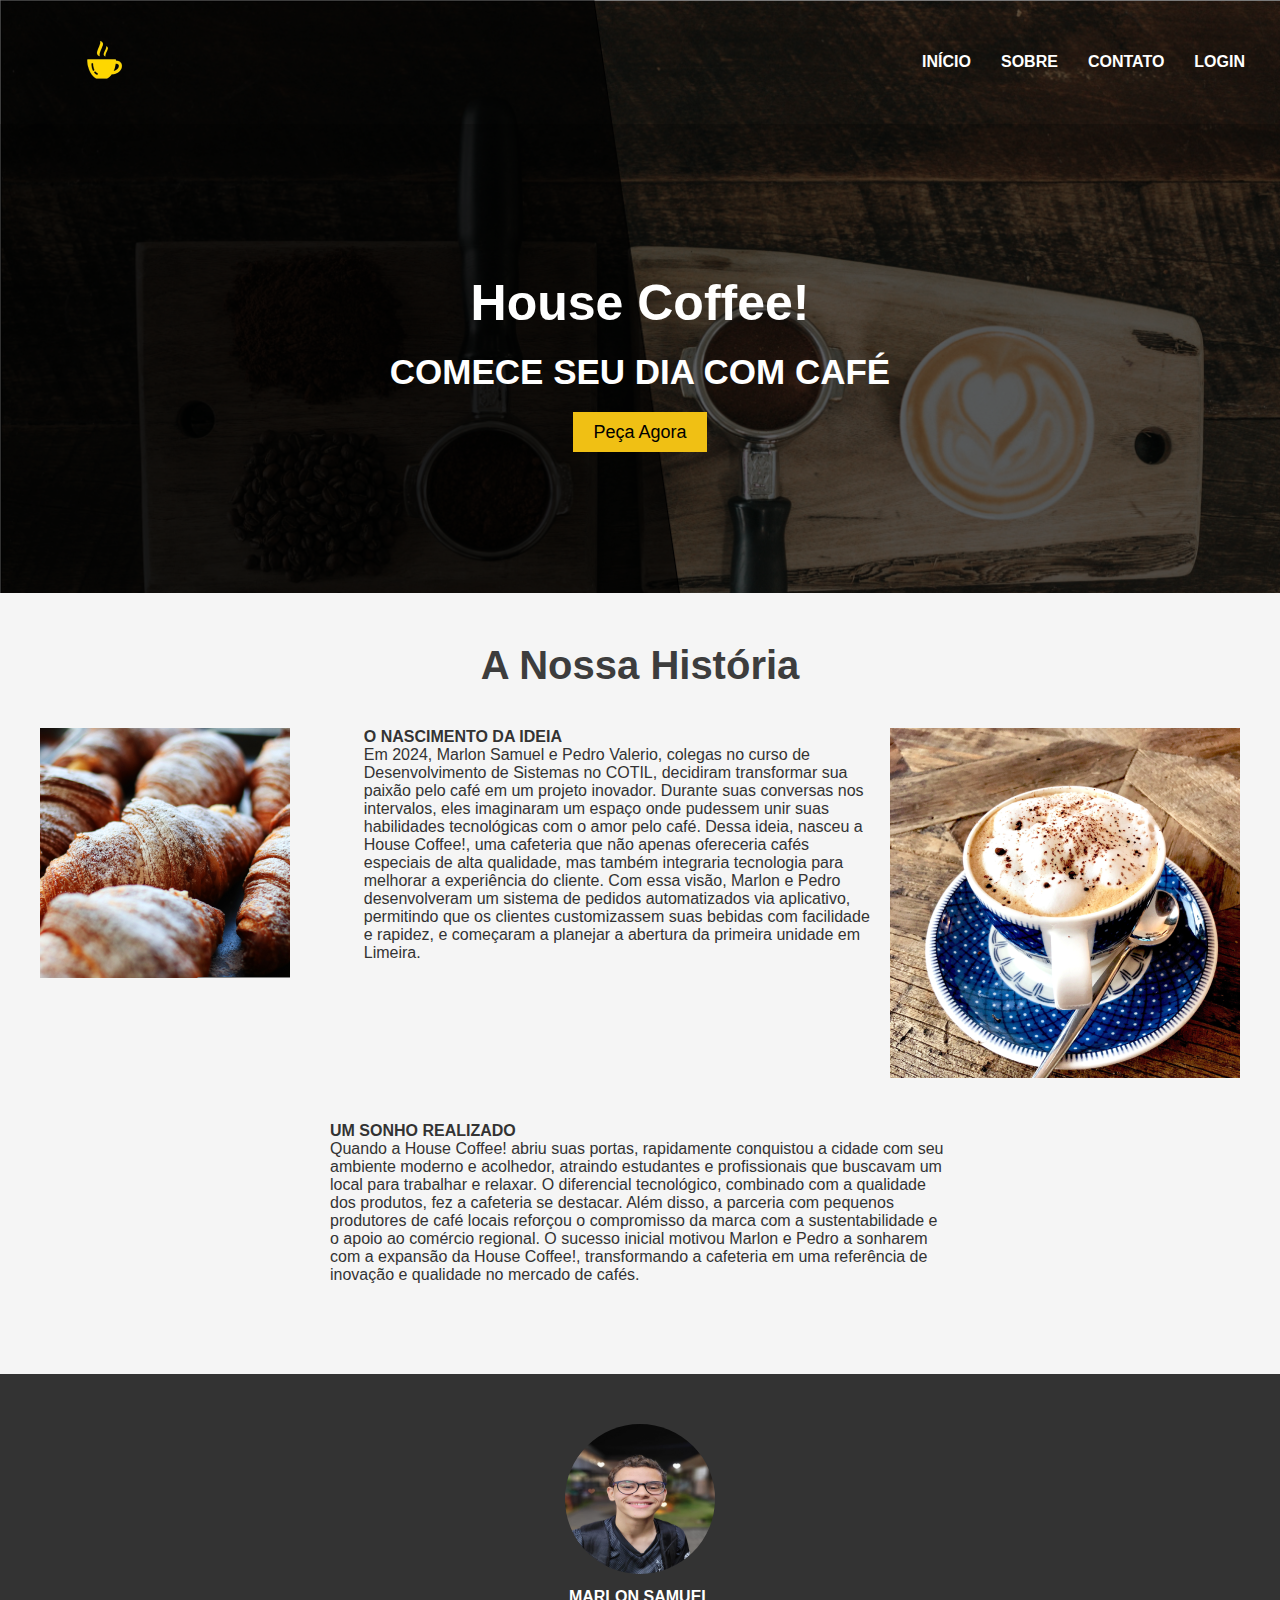
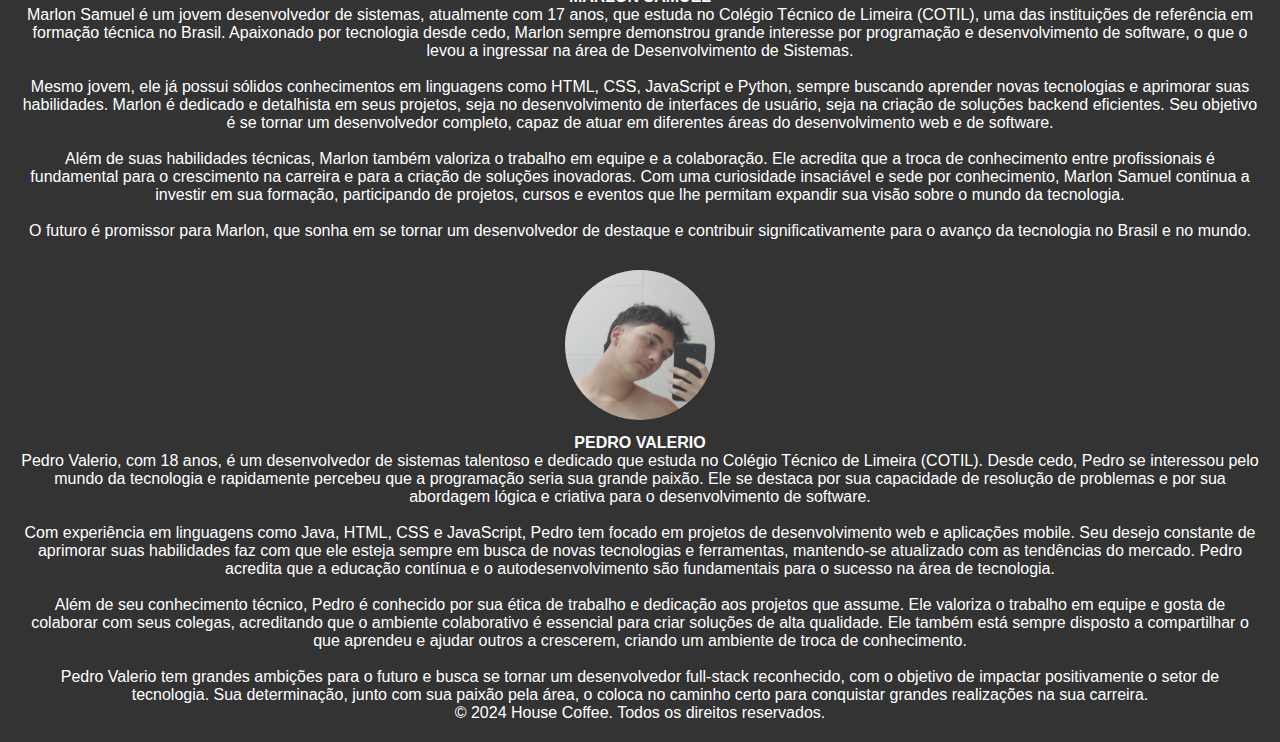
<file: index.html>
<!DOCTYPE html>
<html lang="pt-br">
<head>
    <meta charset="UTF-8">
    <meta name="viewport" content="width=device-width, initial-scale=1.0">
    <title>House Coffee! A sua casa de café</title>
    <link rel="stylesheet" href="css/style.css">
    <link rel="icon" href="img/logo_icon 1.png">
</head>
<body>
    <header>
        <div class="navbar">
            <div class="logo">
                <img src="img/logo_icon 2.png" alt="Logo do Café">
            </div>
            <nav>
                <div class="menu-toggle" id="mobile-menu">
                    <span class="bar"></span>
                    <span class="bar"></span>
                    <span class="bar"></span>
                </div>
                <ul class="nav-list">
                    <li><a href="#inicio">INÍCIO</a></li>
                    <li><a href="#sobre">SOBRE</a></li>
                    <li><a href="#contato">CONTATO</a></li>
                    <li><a href="web/login.html">LOGIN</a></li>
                </ul>
            </nav>
        </div>
        <section class="hero"  id="inicio">
            <h1>House Coffee!</h1>
            <h2>COMECE SEU DIA COM CAFÉ</h2>
            <a href="web/login.html" class="btn">Peça Agora</a>
        </section>
    </header>

    <main>
        <section class="about" id="sobre">
            <h3>A Nossa História</h3>
            <div class="history-content">
                <div class="image-container">
                    <img src="img/pão 1.png" alt="Croissants">
                </div>
                <div class="text-container">
                    <h4>O NASCIMENTO DA IDEIA</h4>
                    <p>Em 2024, Marlon Samuel e Pedro Valerio, colegas no curso de Desenvolvimento de Sistemas no COTIL, decidiram transformar sua paixão pelo café em um projeto inovador. Durante suas conversas nos intervalos, eles imaginaram um espaço onde pudessem unir suas habilidades tecnológicas com o amor pelo café. Dessa ideia, nasceu a House Coffee!, uma cafeteria que não apenas ofereceria cafés especiais de alta qualidade, mas também integraria tecnologia para melhorar a experiência do cliente. Com essa visão, Marlon e Pedro desenvolveram um sistema de pedidos automatizados via aplicativo, permitindo que os clientes customizassem suas bebidas com facilidade e rapidez, e começaram a planejar a abertura da primeira unidade em Limeira.</p>
                </div>
                <div class="image-container">
                    <img src="img/café 1.png" alt="Cappuccino">
                </div>
            </div>
        </section>

        <section class="about" id="contato">
            <div class="history-content">
                <div class="text-container">
                    <h4>UM SONHO REALIZADO</h4>
                    <p>Quando a House Coffee! abriu suas portas, rapidamente conquistou a cidade com seu ambiente moderno e acolhedor, atraindo estudantes e profissionais que buscavam um local para trabalhar e relaxar. O diferencial tecnológico, combinado com a qualidade dos produtos, fez a cafeteria se destacar. Além disso, a parceria com pequenos produtores de café locais reforçou o compromisso da marca com a sustentabilidade e o apoio ao comércio regional. O sucesso inicial motivou Marlon e Pedro a sonharem com a expansão da House Coffee!, transformando a cafeteria em uma referência de inovação e qualidade no mercado de cafés.</p>
                </div>
            </div>
        </section>
    </main>

    <footer>
        <div class="footer-content">
            <div class="text-container">
                <img src="img/Marlon.jpg" class="img-creditos">
                <h4>MARLON SAMUEL</h4>
                <p>Marlon Samuel é um jovem desenvolvedor de sistemas, atualmente com 17 anos, que estuda no Colégio Técnico de Limeira (COTIL), uma das instituições de referência em formação técnica no Brasil. Apaixonado por tecnologia desde cedo, Marlon sempre demonstrou grande interesse por programação e desenvolvimento de software, o que o levou a ingressar na área de Desenvolvimento de Sistemas. 
                <br><br>

                Mesmo jovem, ele já possui sólidos conhecimentos em linguagens como HTML, CSS, JavaScript e Python, sempre buscando aprender novas tecnologias e aprimorar suas habilidades. Marlon é dedicado e detalhista em seus projetos, seja no desenvolvimento de interfaces de usuário, seja na criação de soluções backend eficientes. Seu objetivo é se tornar um desenvolvedor completo, capaz de atuar em diferentes áreas do desenvolvimento web e de software.
                <br><br>
                    
                Além de suas habilidades técnicas, Marlon também valoriza o trabalho em equipe e a colaboração. Ele acredita que a troca de conhecimento entre profissionais é fundamental para o crescimento na carreira e para a criação de soluções inovadoras. Com uma curiosidade insaciável e sede por conhecimento, Marlon Samuel continua a investir em sua formação, participando de projetos, cursos e eventos que lhe permitam expandir sua visão sobre o mundo da tecnologia.
                <br><br>
                    
                O futuro é promissor para Marlon, que sonha em se tornar um desenvolvedor de destaque e contribuir significativamente para o avanço da tecnologia no Brasil e no mundo.</p>
            </div>
            <div class="text-container">
                <img src="img/Pedro.jpg" class="img-creditos">
                <h4>PEDRO VALERIO</h4>
                <p>Pedro Valerio, com 18 anos, é um desenvolvedor de sistemas talentoso e dedicado que estuda no Colégio Técnico de Limeira (COTIL). Desde cedo, Pedro se interessou pelo mundo da tecnologia e rapidamente percebeu que a programação seria sua grande paixão. Ele se destaca por sua capacidade de resolução de problemas e por sua abordagem lógica e criativa para o desenvolvimento de software. 
                <br><br>

                Com experiência em linguagens como Java, HTML, CSS e JavaScript, Pedro tem focado em projetos de desenvolvimento web e aplicações mobile. Seu desejo constante de aprimorar suas habilidades faz com que ele esteja sempre em busca de novas tecnologias e ferramentas, mantendo-se atualizado com as tendências do mercado. Pedro acredita que a educação contínua e o autodesenvolvimento são fundamentais para o sucesso na área de tecnologia.
                <br><br>
                    
                Além de seu conhecimento técnico, Pedro é conhecido por sua ética de trabalho e dedicação aos projetos que assume. Ele valoriza o trabalho em equipe e gosta de colaborar com seus colegas, acreditando que o ambiente colaborativo é essencial para criar soluções de alta qualidade. Ele também está sempre disposto a compartilhar o que aprendeu e ajudar outros a crescerem, criando um ambiente de troca de conhecimento.
                <br><br>
                    
                Pedro Valerio tem grandes ambições para o futuro e busca se tornar um desenvolvedor full-stack reconhecido, com o objetivo de impactar positivamente o setor de tecnologia. Sua determinação, junto com sua paixão pela área, o coloca no caminho certo para conquistar grandes realizações na sua carreira.</p>
            </div>
            <p>&copy; 2024 House Coffee. Todos os direitos reservados.</p>
        </div>
    </footer>
</body>
</html>
</file>
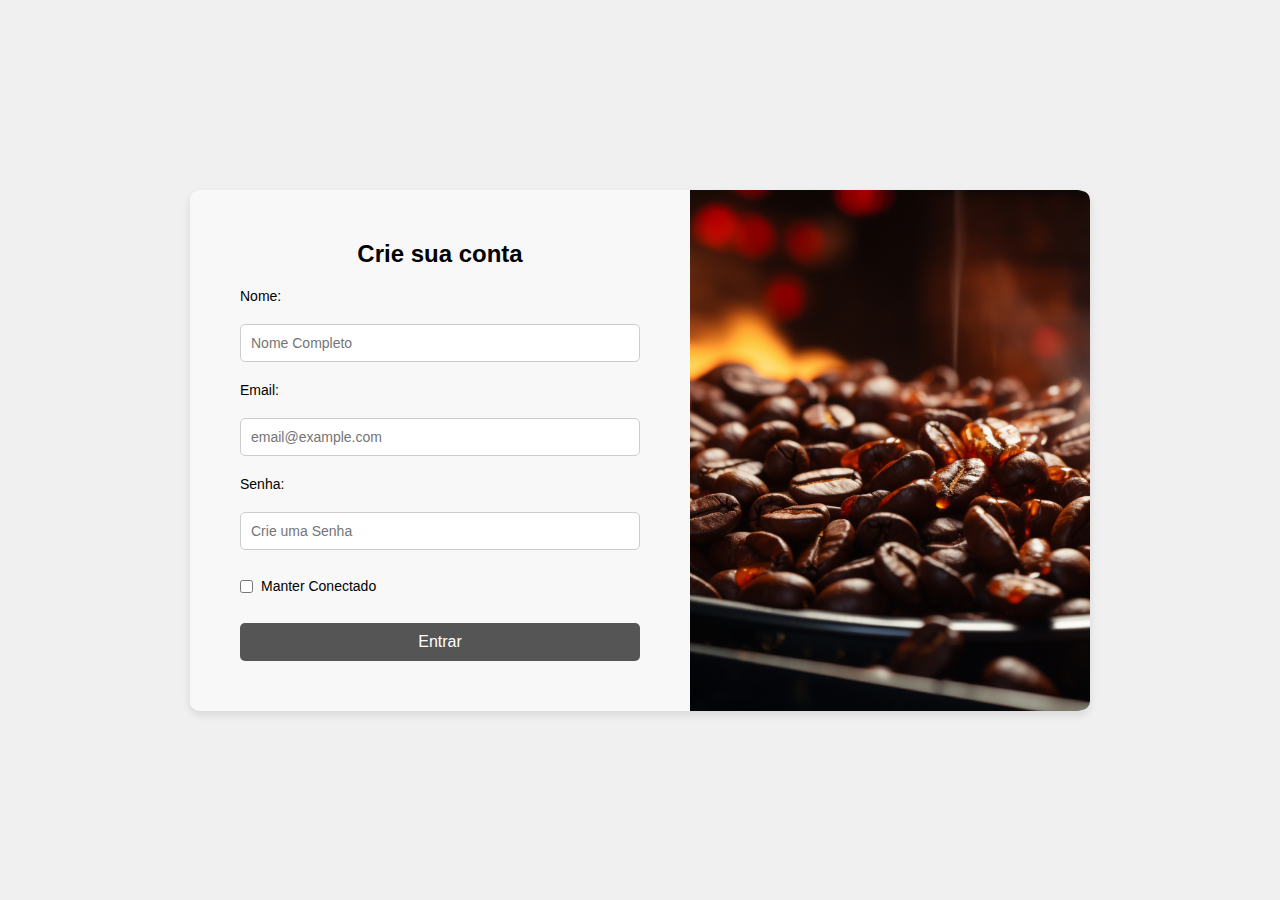
<file: web/cadastro.html>
<!DOCTYPE html>
<html lang="pt-BR">
<head>
    <meta charset="UTF-8">
    <meta name="viewport" content="width=device-width, initial-scale=1.0">
    <title>Crie sua conta conosco</title>
    <link rel="stylesheet" href="../css/style-cadastro.css">
    <link rel="icon" href="../img/logo_icon 1.png">
</head>
<body>
    <div class="container">
        <div class="left-side">
            <h2>Crie sua conta</h2>
            <form action="../web/cardapio.html">
                <label for="nome">Nome:</label>
                <input type="text" id="nome" placeholder="Nome Completo" required>

                <label for="email">Email:</label>
                <input type="email" id="email" placeholder="email@example.com" required>

                <label for="senha">Senha:</label>
                <input type="password" id="senha" placeholder="Crie uma Senha" required>

                <label>
                    <input type="checkbox" id="termos" required>
                    Manter Conectado
                </label>

                <button type="submit">Entrar</button>
            </form>
        </div>
        <div class="right-side">
            <img src="../img/cafe cadastro 1.png" alt="Café">
        </div>
    </div>
</body>
</html>
</file>
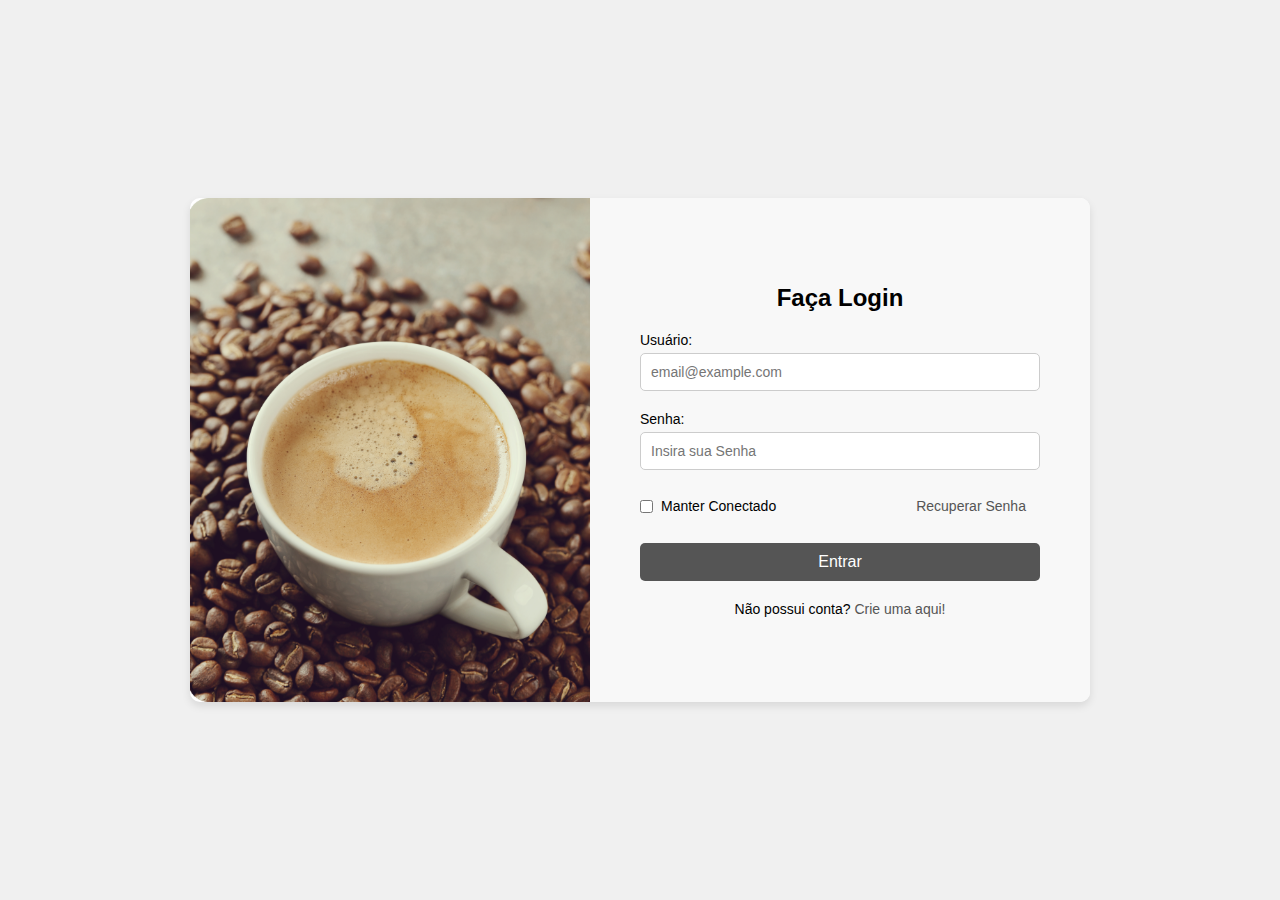
<file: web/login.html>
<!DOCTYPE html>
<html lang="pt-BR">
<head>
    <meta charset="UTF-8">
    <meta name="viewport" content="width=device-width, initial-scale=1.0">
    <title>Faça login em nossa Cafeteria</title>
    <link rel="stylesheet" href="../css/style-login.css">
    <link rel="icon" href="../img/logo_icon 1.png">
</head>
<body>
    <div class="container">
        <div class="left-side">
            <img src="../img/coffee-beans 1.png" alt="Café">
        </div>
        <div class="right-side">
            <h2>Faça Login</h2>
            <form action="../web/cardapio.html">
                <label for="usuario">Usuário:</label>
                <input type="email" id="usuario" placeholder="email@example.com" required>

                <label for="senha">Senha:</label>
                <input type="password" id="senha" placeholder="Insira sua Senha" required>

                <div class="options">
                    <input type="checkbox" id="lembrar">
                    <label for="lembrar">Manter Conectado</label>
                    <a href="#">Recuperar Senha</a>
                </div>

                <button type="submit">Entrar</button>
                <p>Não possui conta? <a href="../web/cadastro.html">Crie uma aqui!</a></p>
            </form>
        </div>
    </div>
</body>
</html>
</file>
<file: css/style.css>
* {
    margin: 0;
    padding: 0;
    box-sizing: border-box;
}

body {
    font-family: 'Arial', sans-serif;
    background-color: #f5f5f5;
    color: #333;
}

header {
    background-image: url('../img/Frame\ 2.png');
    background-size: cover;
    color: #fff;
    position: relative;
}

.navbar {
    display: flex;
    justify-content: space-between;
    align-items: center;
    padding: 20px;
    background-color: rgba(0, 0, 0, 0.5);
}

.navbar ul {
    display: flex;
    list-style: none;
}

.navbar ul li {
    margin: 0 15px;
}

.navbar ul li a {
    color: #fff;
    text-decoration: none;
    font-weight: bold;
}

.hero {
    text-align: center;
    padding: 150px 20px;
    background-color: rgba(0, 0, 0, 0.6);
}

.hero h1 {
    font-size: 50px;
    margin-bottom: 20px;
}

.hero h2 {
    font-size: 35px;
    margin-bottom: 30px;
}

.btn {
    padding: 10px 20px;
    background-color: #f0c014;
    color: #000;
    border: none;
    font-size: 18px;
    cursor: pointer;
    transition: background-color 0.3s ease;
    text-decoration: none;
}

.btn:hover {
    background-color: #ffa500;
}

main {
    padding: 50px 20px;
}

.about h3 {
    text-align: center;
    font-size: 40px;
    margin-bottom: 40px;
    color: #3d3d3d;
}

.history-content {
    display: flex;
    justify-content: space-around;
    margin-bottom: 40px;
}

.image-container {
    flex-basis: 30%;
    margin: 0 20px;
}

.text-container {
    flex-basis: 50%;
}

/* Responsividade */
@media (max-width: 768px) {
    .menu-toggle {
        display: flex; /* Exibe o botão do menu em telas menores */
    }

    .nav-list {
        display: none; /* Oculta a lista de navegação por padrão */
        flex-direction: column; /* Alinha os itens em coluna */
        align-items: center;
        width: 100%;
        position: absolute;
        top: 0; /* Alinha o menu logo abaixo do navbar */
        left: 0;
        background-color: rgb(0, 0, 0);
        z-index: 1; /* Coloca o menu acima de outros elementos */
        padding: 10px;
    }

    .nav-list li {
        margin: 10px 10px; /* Espaçamento entre os itens do menu */
        padding: 3px;
    }

    /* Mudanças para dispositivos móveis */
    .history-content {
        flex-direction: column; /* Muda para coluna em telas pequenas */
        align-items: center; /* Centraliza os itens */
    }

    .image-container,
    .text-container {
        flex-basis: 100%; /* Faz com que a imagem e o texto ocupem toda a largura */
        margin: 10px 0; /* Espaço entre a imagem e o texto */
    }

    .image-container {
        text-align: center; /* Centraliza a imagem */
    }

    .img-creditos {
        width: 100px; /* Ajuste do tamanho da imagem no rodapé */
        height: 100px;
    }
}

footer {
    background-color: #333;
    color: #fff;
    padding: 20px;
    text-align: center;
}

.img-creditos {
    width: 150px;
    height: 150px;
    border-radius: 50%;
    margin-bottom: 10px;
    margin-top: 30px;
}
</file>
<file: css/style-cadastro.css>
* {
    margin: 0;
    padding: 0;
    box-sizing: border-box;
    font-family: Arial, sans-serif;
}

body {
    background-color: #f0f0f0;
    display: flex;
    justify-content: center;
    align-items: center;
    height: 100vh;
}

.container {
    display: flex;
    background-color: #fff;
    border-radius: 10px;
    box-shadow: 0 4px 8px rgba(0, 0, 0, 0.1);
    overflow: hidden;
    max-width: 900px;
    width: 100%;
}

.left-side {
    flex: 1;
    padding: 50px;
    display: flex;
    flex-direction: column;
    justify-content: center;
    background-color: #f8f8f8;
}

.right-side {
    flex: 1;
}

.right-side img {
    width: 100%;
    height: 100%;
    object-fit: cover;
}

h2 {
    margin-bottom: 20px;
    font-size: 24px;
    text-align: center;
}

form {
    display: flex;
    flex-direction: column;
}

label {
    display: flex;
    align-items: center;
    font-size: 14px;
    margin-bottom: 20px;
}

input[type="checkbox"] {
    margin-right: 8px;
    transform: translateY(10px);
    cursor: pointer;
}


input {
    padding: 10px;
    margin-bottom: 20px;
    border: 1px solid #ccc;
    border-radius: 5px;
    font-size: 14px;
}

button {
    padding: 10px;
    background-color: #555;
    color: #fff;
    border: none;
    border-radius: 5px;
    cursor: pointer;
    font-size: 16px;
}

button:hover {
    background-color: #333;
}

/* Media query para telas menores (celulares) */
@media (max-width: 768px) {
    .container {
        flex-direction: column;
    }

    .right-side {
        display: none;
    }

    .left-side {
        width: 100%;
        padding: 20px;
    }
}
</file>
<file: css/style-login.css>
* {
    margin: 0;
    padding: 0;
    box-sizing: border-box;
    font-family: Arial, sans-serif;
}

body {
    background-color: #f0f0f0;
    display: flex;
    justify-content: center;
    align-items: center;
    height: 100vh;
}

.container {
    display: flex;
    background-color: #fff;
    border-radius: 10px;
    box-shadow: 0 4px 8px rgba(0, 0, 0, 0.1);
    overflow: hidden;
    max-width: 900px;
    width: 100%;
}

.left-side {
    flex: 1;
}

.left-side img {
    width: 100%;
    height: 100%;
    object-fit: cover;
}

.right-side {
    flex: 1;
    padding: 50px;
    display: flex;
    flex-direction: column;
    justify-content: center;
    background-color: #f8f8f8;
}

h2 {
    margin-bottom: 20px;
    font-size: 24px;
    text-align: center;
}

form {
    display: flex;
    flex-direction: column;
}

label {
    font-size: 14px;
    margin-bottom: 5px;
}

input {
    padding: 10px;
    margin-bottom: 20px;
    border: 1px solid #ccc;
    border-radius: 5px;
    font-size: 14px;
}

.options {
    display: flex;
    align-items: center; /* Alinha verticalmente checkbox e texto */
    margin-bottom: 20px;
}

.options input[type="checkbox"] {
    margin-right: 8px; /* Espaçamento entre o checkbox e o texto */
    transform: translateY(10px);
    cursor: pointer; /* Muda o cursor ao passar sobre o checkbox */
}

.options label {
    font-size: 14px;
    margin: 0; /* Remove margens do label */
}

.options a {
    padding-left: 35%;
    font-size: 14px;
    color: #555;
    text-decoration: none;
}

button {
    padding: 10px;
    background-color: #555;
    color: #fff;
    border: none;
    border-radius: 5px;
    cursor: pointer;
    font-size: 16px;
}

button:hover {
    background-color: #333;
}

p {
    margin-top: 20px;
    font-size: 14px;
    text-align: center;
}

a {
    color: #555;
    text-decoration: none;
}

a:hover {
    text-decoration: underline;
}

/* Media query para telas menores (celulares) */
@media (max-width: 768px) {
    .container {
        flex-direction: column;
    }

    .left-side {
        display: none;
    }

    .right-side {
        width: 100%;
        padding: 20px;
    }
}
</file>
